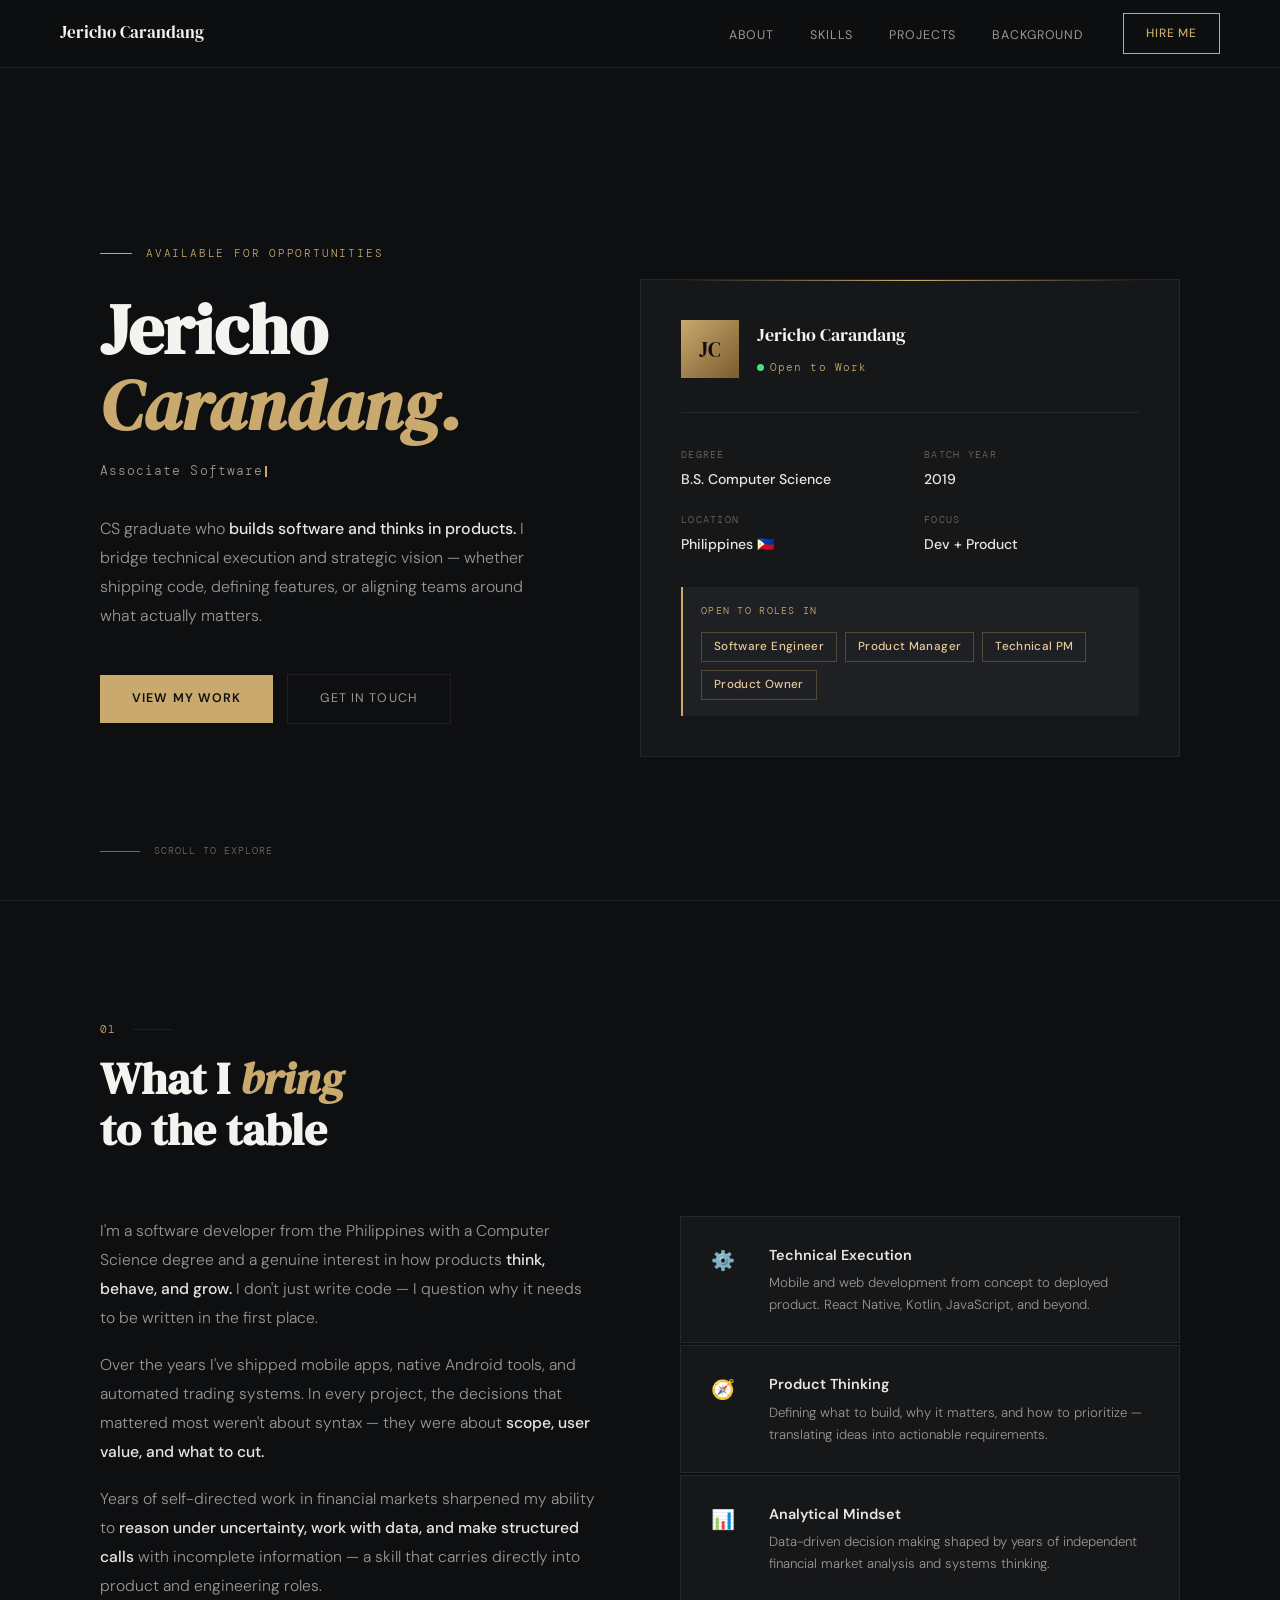
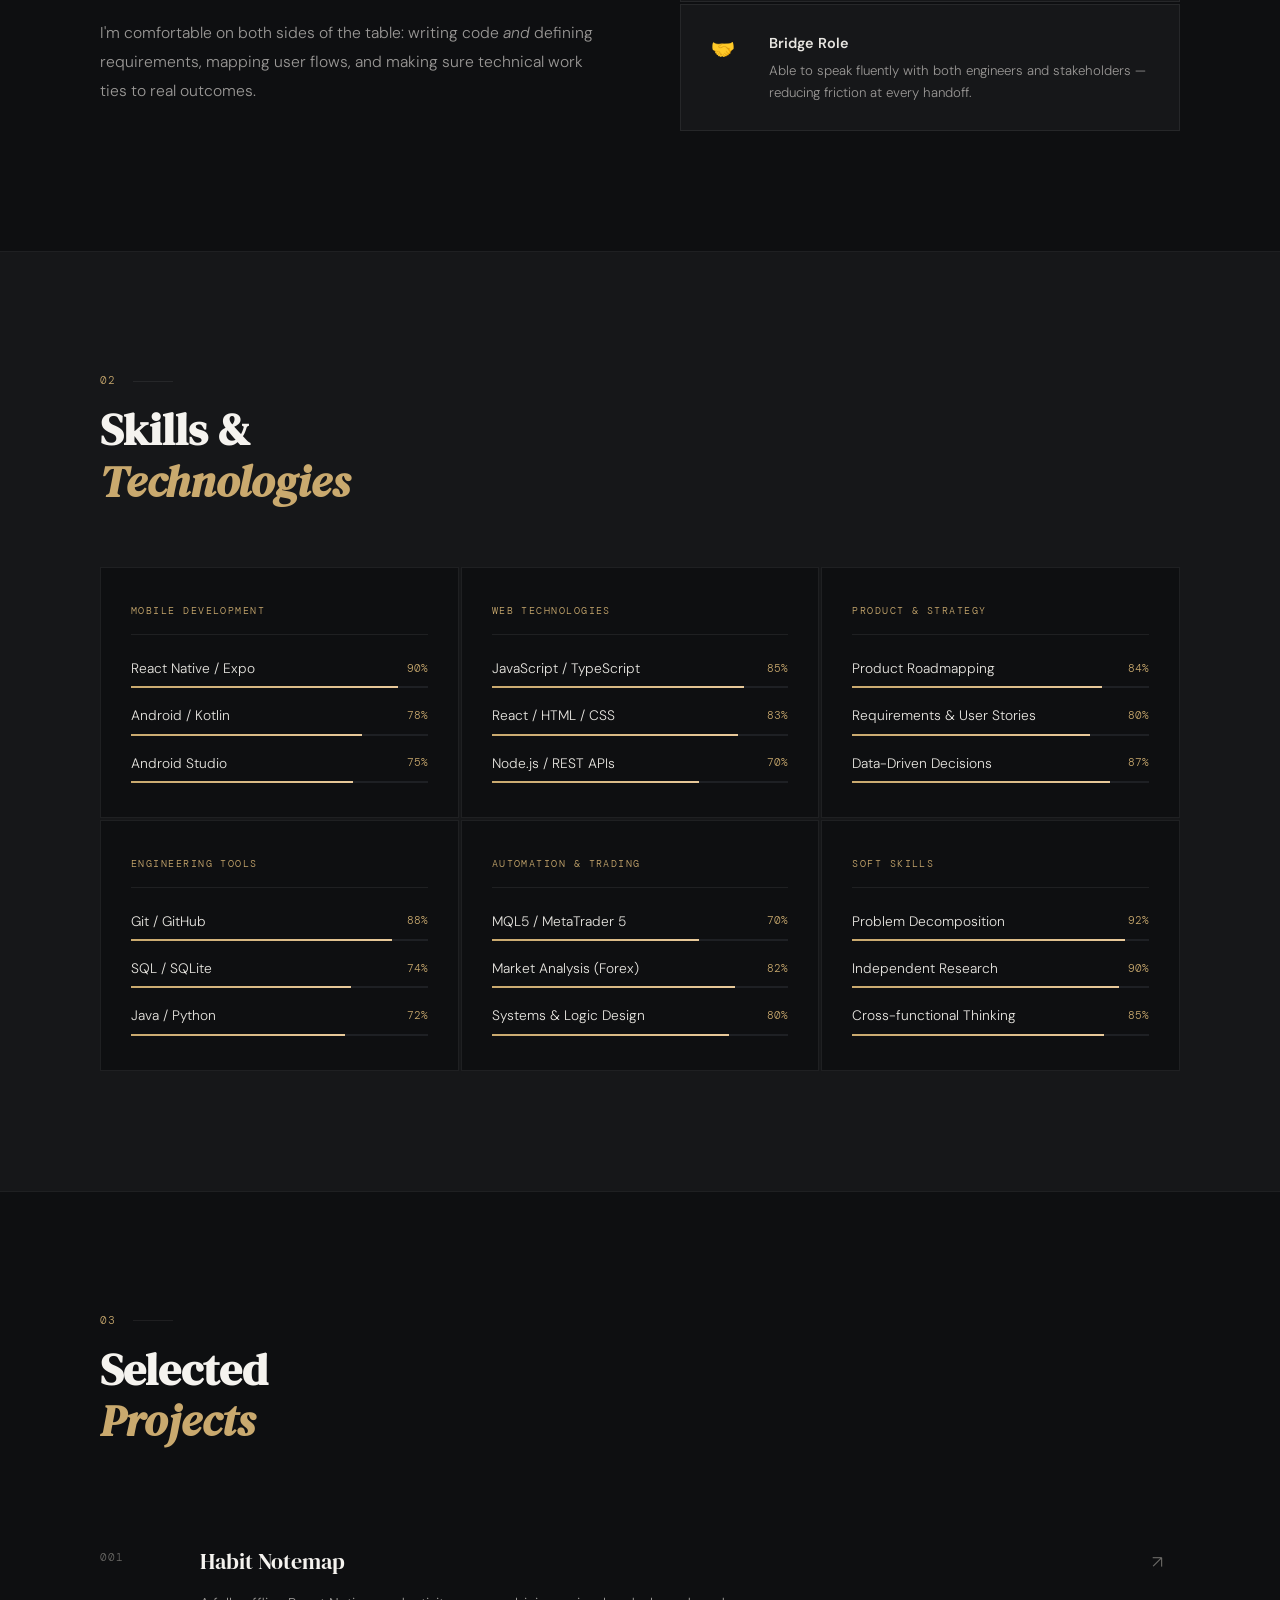
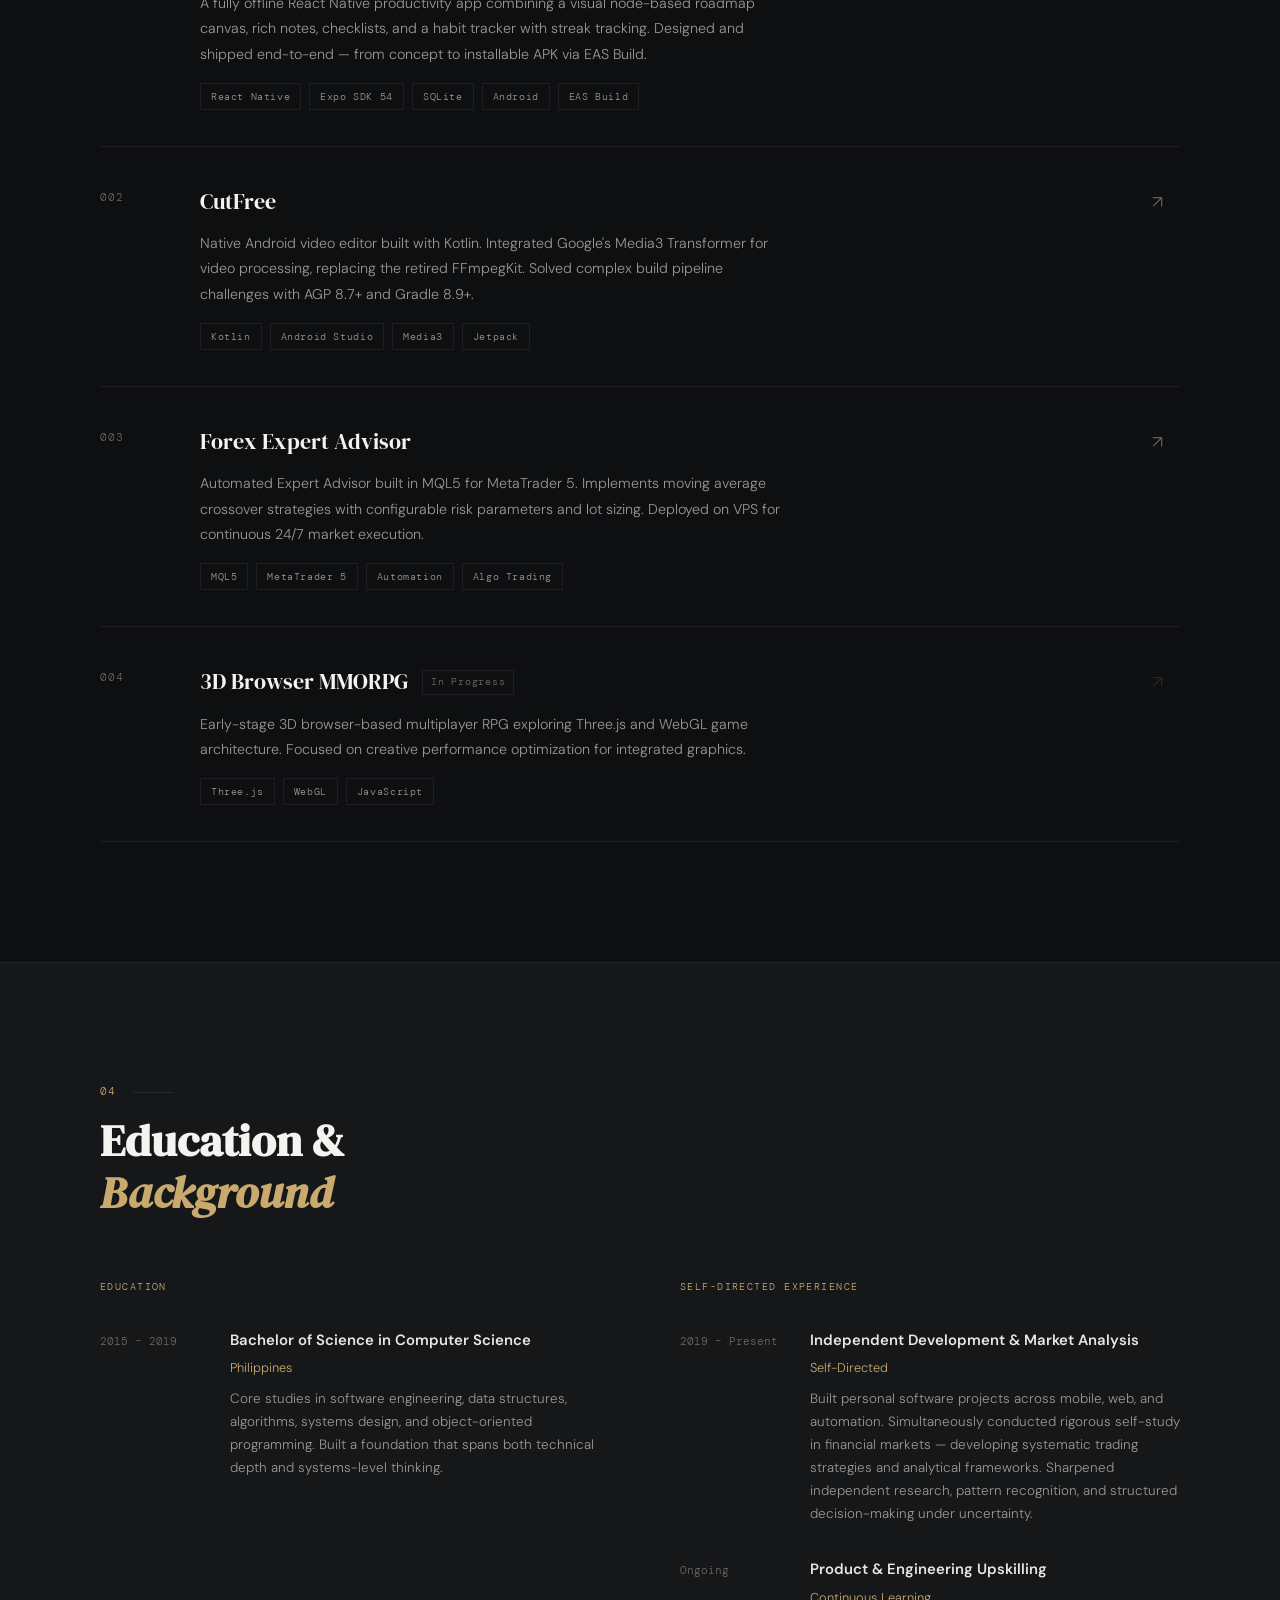
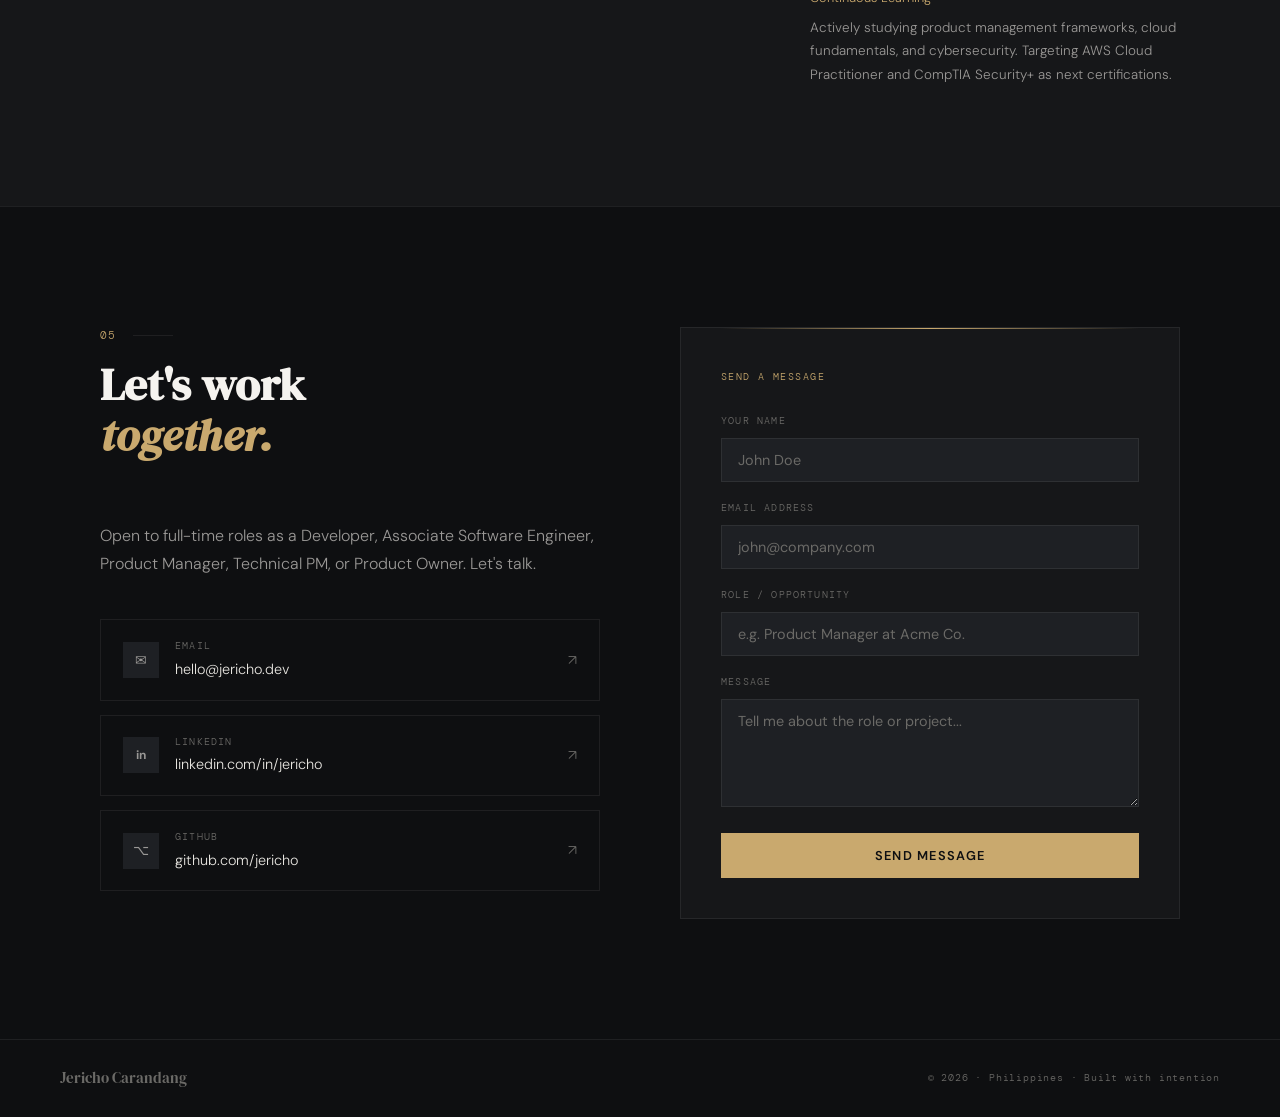
<file: jericho.html>
<!DOCTYPE html>
<html lang="en">
<head>
  <meta charset="UTF-8"/>
  <meta name="viewport" content="width=device-width, initial-scale=1.0"/>
  <title>Jericho Carandang — Developer & Product Thinker</title>
  <link href="https://fonts.googleapis.com/css2?family=DM+Serif+Display:ital@0;1&family=DM+Sans:wght@300;400;500;600&family=DM+Mono:wght@400;500&display=swap" rel="stylesheet"/>
  <style>
    :root {
      --bg:       #0e0f11;
      --surface:  #161719;
      --surface2: #1e2024;
      --border:   rgba(255,255,255,0.07);
      --accent:   #c9a96e;
      --accent2:  #e8c99a;
      --text:     #e8e6e1;
      --muted:    #6b6a67;
      --muted2:   #9a9896;
      --white:    #f5f3ef;
    }

    *, *::before, *::after { box-sizing: border-box; margin: 0; padding: 0; }
    html { scroll-behavior: smooth; font-size: 16px; }

    body {
      background: var(--bg);
      color: var(--text);
      font-family: 'DM Sans', sans-serif;
      font-weight: 300;
      line-height: 1.7;
      overflow-x: hidden;
      -webkit-font-smoothing: antialiased;
    }

    /* ── NAV ── */
    nav {
      position: fixed; top: 0; left: 0; right: 0; z-index: 900;
      display: flex; align-items: center; justify-content: space-between;
      padding: 0 60px;
      height: 68px;
      background: rgba(14,15,17,0.88);
      backdrop-filter: blur(16px);
      border-bottom: 1px solid var(--border);
    }
    .nav-name {
      font-family: 'DM Serif Display', serif;
      font-size: 1.05rem; color: var(--white);
    }
    .nav-right { display: flex; align-items: center; gap: 40px; }
    .nav-links { display: flex; gap: 36px; list-style: none; }
    .nav-links a {
      font-size: 0.78rem; font-weight: 400;
      color: var(--muted2); text-decoration: none;
      letter-spacing: 0.07em; text-transform: uppercase;
      transition: color 0.2s;
    }
    .nav-links a:hover { color: var(--accent); }
    .nav-cta {
      font-size: 0.75rem; font-weight: 500;
      padding: 9px 22px;
      border: 1px solid var(--accent);
      color: var(--accent);
      text-decoration: none;
      letter-spacing: 0.07em; text-transform: uppercase;
      transition: all 0.25s;
    }
    .nav-cta:hover { background: var(--accent); color: var(--bg); }

    /* ── HERO ── */
    #hero {
      min-height: 100vh;
      display: grid; grid-template-columns: 1fr 1fr;
      max-width: 1200px; margin: 0 auto;
      padding: 68px 60px 0;
      position: relative;
    }
    .hero-left {
      display: flex; flex-direction: column; justify-content: center;
      padding-right: 80px; padding-top: 60px; padding-bottom: 60px;
    }
    .hero-eyebrow {
      display: flex; align-items: center; gap: 14px;
      margin-bottom: 28px;
      opacity: 0; animation: fadeUp 0.7s ease 0.1s forwards;
    }
    .eyebrow-line { width: 32px; height: 1px; background: var(--accent); }
    .hero-eyebrow span {
      font-family: 'DM Mono', monospace;
      font-size: 0.7rem; color: var(--accent);
      letter-spacing: 0.16em; text-transform: uppercase;
    }
    .hero-name {
      font-family: 'DM Serif Display', serif;
      font-size: clamp(3rem, 5.5vw, 4.8rem);
      line-height: 1.08; color: var(--white);
      margin-bottom: 16px;
      opacity: 0; animation: fadeUp 0.7s ease 0.2s forwards;
    }
    .hero-name em { font-style: italic; color: var(--accent); }
    .hero-role {
      font-family: 'DM Mono', monospace;
      font-size: 0.82rem; color: var(--muted2);
      letter-spacing: 0.08em; margin-bottom: 32px;
      min-height: 1.5em;
      opacity: 0; animation: fadeUp 0.7s ease 0.3s forwards;
    }
    .cursor-blink {
      display: inline-block; width: 2px; height: 0.85em;
      background: var(--accent); margin-left: 2px;
      vertical-align: middle; animation: blink 1s step-end infinite;
    }
    .hero-desc {
      font-size: 1rem; color: var(--muted2); line-height: 1.82;
      max-width: 430px; margin-bottom: 44px;
      opacity: 0; animation: fadeUp 0.7s ease 0.4s forwards;
    }
    .hero-desc strong { color: var(--text); font-weight: 500; }
    .hero-actions {
      display: flex; gap: 14px; align-items: center;
      opacity: 0; animation: fadeUp 0.7s ease 0.5s forwards;
    }
    .btn-primary {
      padding: 13px 32px; background: var(--accent); color: var(--bg);
      font-size: 0.78rem; font-weight: 600;
      letter-spacing: 0.09em; text-transform: uppercase;
      text-decoration: none; transition: background 0.25s;
    }
    .btn-primary:hover { background: var(--accent2); }
    .btn-outline {
      padding: 13px 32px; border: 1px solid var(--border);
      color: var(--muted2); font-size: 0.78rem; font-weight: 400;
      letter-spacing: 0.09em; text-transform: uppercase;
      text-decoration: none; transition: all 0.25s;
    }
    .btn-outline:hover { border-color: var(--accent); color: var(--accent); }

    /* ── HERO RIGHT ── */
    .hero-right {
      display: flex; flex-direction: column; justify-content: center;
      padding-top: 68px;
      opacity: 0; animation: fadeLeft 0.8s ease 0.65s forwards;
    }
    .profile-panel {
      background: var(--surface); border: 1px solid var(--border);
      padding: 40px; position: relative;
    }
    .profile-panel::before {
      content: ''; position: absolute; top: 0; left: 40px; right: 40px; height: 1px;
      background: linear-gradient(90deg, transparent, var(--accent), transparent);
    }
    .profile-top {
      display: flex; align-items: flex-start; gap: 18px;
      margin-bottom: 34px; padding-bottom: 34px;
      border-bottom: 1px solid var(--border);
    }
    .profile-initials {
      width: 58px; height: 58px; flex-shrink: 0;
      background: linear-gradient(135deg, var(--accent), #7a5c2e);
      display: flex; align-items: center; justify-content: center;
      font-family: 'DM Serif Display', serif;
      font-size: 1.3rem; color: var(--bg);
    }
    .profile-name {
      font-family: 'DM Serif Display', serif;
      font-size: 1.12rem; color: var(--white); margin-bottom: 6px;
    }
    .profile-status {
      font-family: 'DM Mono', monospace;
      font-size: 0.68rem; color: var(--accent); letter-spacing: 0.1em;
    }
    .status-dot {
      display: inline-block; width: 7px; height: 7px; border-radius: 50%;
      background: #4ade80; margin-right: 6px;
      animation: pulseDot 2s ease-in-out infinite;
    }
    @keyframes pulseDot { 0%,100%{opacity:1;} 50%{opacity:.4;} }

    .profile-grid {
      display: grid; grid-template-columns: 1fr 1fr;
      gap: 20px 28px; margin-bottom: 30px;
    }
    .pi-label {
      font-family: 'DM Mono', monospace; font-size: 0.62rem;
      color: var(--muted); letter-spacing: 0.13em;
      text-transform: uppercase; margin-bottom: 4px;
    }
    .pi-val { font-size: 0.88rem; color: var(--text); font-weight: 500; }

    .open-roles {
      padding: 16px 18px; background: var(--surface2);
      border-left: 2px solid var(--accent);
    }
    .open-roles-label {
      font-family: 'DM Mono', monospace; font-size: 0.62rem;
      color: var(--accent); letter-spacing: 0.13em;
      text-transform: uppercase; margin-bottom: 12px;
    }
    .roles-list { display: flex; flex-wrap: wrap; gap: 8px; }
    .role-chip {
      font-size: 0.73rem; font-weight: 500;
      padding: 4px 12px;
      border: 1px solid rgba(201,169,110,0.3);
      color: var(--accent2); letter-spacing: 0.03em;
    }

    .scroll-hint {
      position: absolute; bottom: 40px; left: 60px;
      display: flex; align-items: center; gap: 14px;
      font-family: 'DM Mono', monospace;
      font-size: 0.62rem; color: var(--muted);
      letter-spacing: 0.1em; text-transform: uppercase;
      opacity: 0; animation: fadeUp 0.6s ease 1.1s forwards;
    }
    .scroll-line {
      width: 40px; height: 1px; background: var(--muted);
      transform: scaleX(0); transform-origin: left;
      animation: lineExpand 1.2s ease 1.3s forwards;
    }
    @keyframes lineExpand { to { transform: scaleX(1); } }

    /* ── SECTIONS ── */
    .section-wrap { max-width: 1200px; margin: 0 auto; padding: 120px 60px; }
    .sec-eyebrow {
      display: flex; align-items: center; gap: 16px; margin-bottom: 14px;
    }
    .sec-num {
      font-family: 'DM Mono', monospace; font-size: 0.66rem;
      color: var(--accent); letter-spacing: 0.13em;
    }
    .sec-line { height: 1px; width: 40px; background: var(--border); }
    .sec-title {
      font-family: 'DM Serif Display', serif;
      font-size: clamp(1.9rem, 3.5vw, 2.9rem);
      color: var(--white); line-height: 1.15; margin-bottom: 60px;
    }
    .sec-title em { font-style: italic; color: var(--accent); }
    hr.divider { border: none; border-top: 1px solid var(--border); }

    /* ── ABOUT ── */
    .about-grid { display: grid; grid-template-columns: 1fr 1fr; gap: 80px; align-items: start; }
    .about-text p { color: var(--muted2); font-size: 0.98rem; line-height: 1.85; margin-bottom: 18px; }
    .about-text p:last-child { margin-bottom: 0; }
    .about-text strong { color: var(--text); font-weight: 500; }

    .what-cards { display: flex; flex-direction: column; gap: 2px; }
    .what-card {
      background: var(--surface); border: 1px solid var(--border);
      padding: 26px 30px; display: flex; gap: 22px;
      align-items: flex-start; transition: border-color 0.3s, background 0.3s;
    }
    .what-card:hover { border-color: rgba(201,169,110,0.3); background: var(--surface2); }
    .wc-icon { font-size: 1.2rem; flex-shrink: 0; width: 36px; margin-top: 2px; }
    .wc-title { font-size: 0.9rem; font-weight: 600; color: var(--text); margin-bottom: 5px; }
    .wc-desc { font-size: 0.83rem; color: var(--muted2); line-height: 1.65; }

    /* ── SKILLS ── */
    #skills { background: var(--surface); }
    .skills-grid { display: grid; grid-template-columns: repeat(3,1fr); gap: 2px; }
    .skill-group {
      background: var(--bg); padding: 34px 30px;
      border: 1px solid var(--border); transition: border-color 0.3s;
    }
    .skill-group:hover { border-color: rgba(201,169,110,0.2); }
    .sg-title {
      font-family: 'DM Mono', monospace; font-size: 0.65rem;
      color: var(--accent); letter-spacing: 0.14em; text-transform: uppercase;
      margin-bottom: 22px; padding-bottom: 14px; border-bottom: 1px solid var(--border);
    }
    .s-item { margin-bottom: 16px; }
    .s-item:last-child { margin-bottom: 0; }
    .s-row { display: flex; justify-content: space-between; align-items: center; margin-bottom: 6px; }
    .s-name { font-size: 0.86rem; color: var(--text); }
    .s-pct { font-family: 'DM Mono', monospace; font-size: 0.66rem; color: var(--accent); }
    .s-track { height: 2px; background: var(--surface2); }
    .s-fill {
      height: 100%; width: 0;
      background: linear-gradient(90deg, var(--accent), var(--accent2));
      transition: width 1.4s cubic-bezier(0.4,0,0.2,1);
    }

    /* ── PROJECTS ── */
    .project-item {
      display: grid; grid-template-columns: 72px 1fr 28px;
      gap: 28px; align-items: start;
      padding: 36px 0; border-bottom: 1px solid var(--border);
      transition: all 0.25s;
    }
    .project-item:first-child { border-top: 1px solid var(--border); }
    .project-item:hover .proj-title { color: var(--accent); }
    .proj-num {
      font-family: 'DM Mono', monospace; font-size: 0.68rem;
      color: var(--muted); padding-top: 5px; letter-spacing: 0.08em;
    }
    .proj-title {
      font-family: 'DM Serif Display', serif;
      font-size: 1.4rem; color: var(--white);
      margin-bottom: 10px; transition: color 0.25s;
      display: flex; align-items: center; gap: 14px; flex-wrap: wrap;
    }
    .proj-wip {
      font-family: 'DM Mono', monospace; font-size: 0.6rem;
      color: var(--muted); border: 1px solid var(--border);
      padding: 3px 8px; letter-spacing: 0.08em;
      font-style: normal;
    }
    .proj-desc { font-size: 0.89rem; color: var(--muted2); line-height: 1.78; margin-bottom: 16px; max-width: 580px; }
    .proj-tags { display: flex; gap: 8px; flex-wrap: wrap; }
    .proj-tag {
      font-family: 'DM Mono', monospace; font-size: 0.63rem;
      color: var(--muted2); padding: 4px 10px;
      border: 1px solid var(--border); letter-spacing: 0.06em;
    }
    .proj-arrow {
      font-size: 1.1rem; color: var(--muted); padding-top: 5px;
      transition: color 0.25s, transform 0.25s;
    }
    .project-item:hover .proj-arrow { color: var(--accent); transform: translate(3px,-3px); }

    /* ── BACKGROUND ── */
    #background { background: var(--surface); }
    .bg-grid { display: grid; grid-template-columns: 1fr 1fr; gap: 80px; }
    .bg-sec-label {
      font-family: 'DM Mono', monospace; font-size: 0.64rem;
      color: var(--accent); letter-spacing: 0.14em; text-transform: uppercase;
      margin-bottom: 32px;
    }
    .tl { display: flex; flex-direction: column; gap: 32px; }
    .tl-item { display: grid; grid-template-columns: 110px 1fr; gap: 20px; }
    .tl-year { font-family: 'DM Mono', monospace; font-size: 0.68rem; color: var(--muted); padding-top: 4px; }
    .tl-title { font-size: 0.93rem; font-weight: 600; color: var(--text); margin-bottom: 4px; }
    .tl-sub { font-size: 0.8rem; color: var(--accent); margin-bottom: 8px; }
    .tl-desc { font-size: 0.84rem; color: var(--muted2); line-height: 1.72; }

    /* ── CONTACT ── */
    .contact-wrap { display: grid; grid-template-columns: 1fr 1fr; gap: 80px; align-items: start; }
    .contact-sub { font-size: 1rem; color: var(--muted2); line-height: 1.8; margin-bottom: 40px; }
    .c-links { display: flex; flex-direction: column; gap: 14px; }
    .c-link {
      display: flex; align-items: center; gap: 16px;
      padding: 18px 22px; border: 1px solid var(--border);
      text-decoration: none; transition: border-color 0.25s, background 0.25s;
    }
    .c-link:hover { border-color: rgba(201,169,110,0.4); background: var(--surface); }
    .c-icon {
      width: 36px; height: 36px; flex-shrink: 0;
      background: var(--surface2);
      display: flex; align-items: center; justify-content: center;
      font-size: 0.9rem; color: var(--muted2);
    }
    .c-label {
      font-family: 'DM Mono', monospace; font-size: 0.62rem;
      color: var(--muted); letter-spacing: 0.12em; text-transform: uppercase; margin-bottom: 2px;
    }
    .c-val { font-size: 0.9rem; color: var(--text); }
    .c-arrow { margin-left: auto; color: var(--muted); font-size: 0.9rem; transition: color 0.25s, transform 0.25s; }
    .c-link:hover .c-arrow { color: var(--accent); transform: translate(3px,-3px); }

    .contact-form {
      background: var(--surface); border: 1px solid var(--border);
      padding: 40px; position: relative;
    }
    .contact-form::before {
      content: ''; position: absolute; top: 0; left: 40px; right: 40px; height: 1px;
      background: linear-gradient(90deg, transparent, var(--accent), transparent);
    }
    .cf-title {
      font-family: 'DM Mono', monospace; font-size: 0.64rem;
      color: var(--accent); letter-spacing: 0.14em; text-transform: uppercase;
      margin-bottom: 28px;
    }
    .f-field { margin-bottom: 18px; }
    .f-label {
      display: block; font-family: 'DM Mono', monospace;
      font-size: 0.62rem; color: var(--muted);
      letter-spacing: 0.12em; text-transform: uppercase; margin-bottom: 8px;
    }
    .f-input {
      width: 100%; padding: 12px 16px;
      background: var(--surface2); border: 1px solid var(--border);
      color: var(--text); font-family: 'DM Sans', sans-serif;
      font-size: 0.9rem; outline: none; transition: border-color 0.2s;
    }
    .f-input:focus { border-color: rgba(201,169,110,0.45); }
    .f-input::placeholder { color: var(--muted); }
    textarea.f-input { resize: vertical; min-height: 108px; }
    .f-submit {
      width: 100%; padding: 14px; background: var(--accent);
      color: var(--bg); border: none; font-family: 'DM Sans', sans-serif;
      font-size: 0.8rem; font-weight: 600; letter-spacing: 0.1em;
      text-transform: uppercase; cursor: pointer; transition: background 0.25s;
    }
    .f-submit:hover { background: var(--accent2); }

    /* ── FOOTER ── */
    footer {
      border-top: 1px solid var(--border); padding: 26px 60px;
      display: flex; align-items: center; justify-content: space-between;
    }
    .foot-name { font-family: 'DM Serif Display', serif; font-size: 0.92rem; color: var(--muted); }
    .foot-copy { font-family: 'DM Mono', monospace; font-size: 0.62rem; color: var(--muted); letter-spacing: 0.08em; }

    /* ── ANIMATIONS ── */
    @keyframes fadeUp { from{opacity:0;transform:translateY(20px);} to{opacity:1;transform:translateY(0);} }
    @keyframes fadeLeft { from{opacity:0;transform:translateX(20px);} to{opacity:1;transform:translateX(0);} }
    @keyframes blink { 0%,100%{opacity:1;} 50%{opacity:0;} }
    .reveal { opacity:0; transform:translateY(22px); transition: opacity 0.7s ease, transform 0.7s ease; }
    .reveal.in { opacity:1; transform:translateY(0); }
    .d1{transition-delay:.1s;} .d2{transition-delay:.2s;} .d3{transition-delay:.3s;} .d4{transition-delay:.4s;}

    @media(max-width:900px){
      nav{padding:0 24px;} .nav-links{display:none;}
      #hero{grid-template-columns:1fr; padding:68px 24px 0;}
      .hero-left{padding-right:0; padding-top:40px;}
      .hero-right{padding-top:40px; padding-bottom:60px;}
      .section-wrap{padding:80px 24px;}
      .about-grid,.bg-grid,.contact-wrap,.skills-grid{grid-template-columns:1fr; gap:32px;}
      .project-item{grid-template-columns:60px 1fr;}
      .proj-arrow{display:none;}
      footer{padding:24px; flex-direction:column; gap:8px; text-align:center;}
      .scroll-hint{display:none;}
    }
  </style>
</head>
<body>

  <nav>
    <div class="nav-name">Jericho Carandang</div>
    <div class="nav-right">
      <ul class="nav-links">
        <li><a href="#about">About</a></li>
        <li><a href="#skills">Skills</a></li>
        <li><a href="#projects">Projects</a></li>
        <li><a href="#background">Background</a></li>
      </ul>
      <a href="#contact" class="nav-cta">Hire Me</a>
    </div>
  </nav>

  <!-- HERO -->
  <section id="hero">
    <div class="hero-left">
      <div class="hero-eyebrow">
        <span class="eyebrow-line"></span>
        <span>Available for opportunities</span>
      </div>
      <h1 class="hero-name">Jericho<br><em>Carandang.</em></h1>
      <div class="hero-role"><span id="typed"></span><span class="cursor-blink"></span></div>
      <p class="hero-desc">CS graduate who <strong>builds software and thinks in products.</strong> I bridge technical execution and strategic vision — whether shipping code, defining features, or aligning teams around what actually matters.</p>
      <div class="hero-actions">
        <a href="#projects" class="btn-primary">View My Work</a>
        <a href="#contact" class="btn-outline">Get in Touch</a>
      </div>
    </div>

    <div class="hero-right">
      <div class="profile-panel">
        <div class="profile-top">
          <div class="profile-initials">JC</div>
          <div>
            <div class="profile-name">Jericho Carandang</div>
            <div class="profile-status" style="margin-top:7px;">
              <span class="status-dot"></span>Open to Work
            </div>
          </div>
        </div>
        <div class="profile-grid">
          <div><div class="pi-label">Degree</div><div class="pi-val">B.S. Computer Science</div></div>
          <div><div class="pi-label">Batch Year</div><div class="pi-val">2019</div></div>
          <div><div class="pi-label">Location</div><div class="pi-val">Philippines 🇵🇭</div></div>
          <div><div class="pi-label">Focus</div><div class="pi-val">Dev + Product</div></div>
        </div>
        <div class="open-roles">
          <div class="open-roles-label">Open to roles in</div>
          <div class="roles-list">
            <span class="role-chip">Software Engineer</span>
            <span class="role-chip">Product Manager</span>
            <span class="role-chip">Technical PM</span>
            <span class="role-chip">Product Owner</span>
          </div>
        </div>
      </div>
    </div>

    <div class="scroll-hint">
      <div class="scroll-line"></div>
      <span>Scroll to explore</span>
    </div>
  </section>

  <hr class="divider"/>

  <!-- ABOUT -->
  <section id="about" style="background:var(--bg);">
    <div class="section-wrap">
      <div class="sec-eyebrow reveal"><span class="sec-num">01</span><span class="sec-line"></span></div>
      <h2 class="sec-title reveal d1">What I <em>bring</em><br>to the table</h2>
      <div class="about-grid">
        <div class="about-text reveal d2">
          <p>I'm a software developer from the Philippines with a Computer Science degree and a genuine interest in how products <strong>think, behave, and grow.</strong> I don't just write code — I question why it needs to be written in the first place.</p>
          <p>Over the years I've shipped mobile apps, native Android tools, and automated trading systems. In every project, the decisions that mattered most weren't about syntax — they were about <strong>scope, user value, and what to cut.</strong></p>
          <p>Years of self-directed work in financial markets sharpened my ability to <strong>reason under uncertainty, work with data, and make structured calls</strong> with incomplete information — a skill that carries directly into product and engineering roles.</p>
          <p>I'm comfortable on both sides of the table: writing code <em>and</em> defining requirements, mapping user flows, and making sure technical work ties to real outcomes.</p>
        </div>
        <div class="what-cards reveal d3">
          <div class="what-card">
            <div class="wc-icon">⚙️</div>
            <div><div class="wc-title">Technical Execution</div><div class="wc-desc">Mobile and web development from concept to deployed product. React Native, Kotlin, JavaScript, and beyond.</div></div>
          </div>
          <div class="what-card">
            <div class="wc-icon">🧭</div>
            <div><div class="wc-title">Product Thinking</div><div class="wc-desc">Defining what to build, why it matters, and how to prioritize — translating ideas into actionable requirements.</div></div>
          </div>
          <div class="what-card">
            <div class="wc-icon">📊</div>
            <div><div class="wc-title">Analytical Mindset</div><div class="wc-desc">Data-driven decision making shaped by years of independent financial market analysis and systems thinking.</div></div>
          </div>
          <div class="what-card">
            <div class="wc-icon">🤝</div>
            <div><div class="wc-title">Bridge Role</div><div class="wc-desc">Able to speak fluently with both engineers and stakeholders — reducing friction at every handoff.</div></div>
          </div>
        </div>
      </div>
    </div>
  </section>

  <hr class="divider"/>

  <!-- SKILLS -->
  <section id="skills">
    <div class="section-wrap">
      <div class="sec-eyebrow reveal"><span class="sec-num">02</span><span class="sec-line"></span></div>
      <h2 class="sec-title reveal d1">Skills &<br><em>Technologies</em></h2>
      <div class="skills-grid">
        <div class="skill-group reveal d1">
          <div class="sg-title">Mobile Development</div>
          <div class="s-item"><div class="s-row"><span class="s-name">React Native / Expo</span><span class="s-pct">90%</span></div><div class="s-track"><div class="s-fill" data-w="90%"></div></div></div>
          <div class="s-item"><div class="s-row"><span class="s-name">Android / Kotlin</span><span class="s-pct">78%</span></div><div class="s-track"><div class="s-fill" data-w="78%"></div></div></div>
          <div class="s-item"><div class="s-row"><span class="s-name">Android Studio</span><span class="s-pct">75%</span></div><div class="s-track"><div class="s-fill" data-w="75%"></div></div></div>
        </div>
        <div class="skill-group reveal d2">
          <div class="sg-title">Web Technologies</div>
          <div class="s-item"><div class="s-row"><span class="s-name">JavaScript / TypeScript</span><span class="s-pct">85%</span></div><div class="s-track"><div class="s-fill" data-w="85%"></div></div></div>
          <div class="s-item"><div class="s-row"><span class="s-name">React / HTML / CSS</span><span class="s-pct">83%</span></div><div class="s-track"><div class="s-fill" data-w="83%"></div></div></div>
          <div class="s-item"><div class="s-row"><span class="s-name">Node.js / REST APIs</span><span class="s-pct">70%</span></div><div class="s-track"><div class="s-fill" data-w="70%"></div></div></div>
        </div>
        <div class="skill-group reveal d3">
          <div class="sg-title">Product & Strategy</div>
          <div class="s-item"><div class="s-row"><span class="s-name">Product Roadmapping</span><span class="s-pct">84%</span></div><div class="s-track"><div class="s-fill" data-w="84%"></div></div></div>
          <div class="s-item"><div class="s-row"><span class="s-name">Requirements & User Stories</span><span class="s-pct">80%</span></div><div class="s-track"><div class="s-fill" data-w="80%"></div></div></div>
          <div class="s-item"><div class="s-row"><span class="s-name">Data-Driven Decisions</span><span class="s-pct">87%</span></div><div class="s-track"><div class="s-fill" data-w="87%"></div></div></div>
        </div>
        <div class="skill-group reveal d1">
          <div class="sg-title">Engineering Tools</div>
          <div class="s-item"><div class="s-row"><span class="s-name">Git / GitHub</span><span class="s-pct">88%</span></div><div class="s-track"><div class="s-fill" data-w="88%"></div></div></div>
          <div class="s-item"><div class="s-row"><span class="s-name">SQL / SQLite</span><span class="s-pct">74%</span></div><div class="s-track"><div class="s-fill" data-w="74%"></div></div></div>
          <div class="s-item"><div class="s-row"><span class="s-name">Java / Python</span><span class="s-pct">72%</span></div><div class="s-track"><div class="s-fill" data-w="72%"></div></div></div>
        </div>
        <div class="skill-group reveal d2">
          <div class="sg-title">Automation & Trading</div>
          <div class="s-item"><div class="s-row"><span class="s-name">MQL5 / MetaTrader 5</span><span class="s-pct">70%</span></div><div class="s-track"><div class="s-fill" data-w="70%"></div></div></div>
          <div class="s-item"><div class="s-row"><span class="s-name">Market Analysis (Forex)</span><span class="s-pct">82%</span></div><div class="s-track"><div class="s-fill" data-w="82%"></div></div></div>
          <div class="s-item"><div class="s-row"><span class="s-name">Systems & Logic Design</span><span class="s-pct">80%</span></div><div class="s-track"><div class="s-fill" data-w="80%"></div></div></div>
        </div>
        <div class="skill-group reveal d3">
          <div class="sg-title">Soft Skills</div>
          <div class="s-item"><div class="s-row"><span class="s-name">Problem Decomposition</span><span class="s-pct">92%</span></div><div class="s-track"><div class="s-fill" data-w="92%"></div></div></div>
          <div class="s-item"><div class="s-row"><span class="s-name">Independent Research</span><span class="s-pct">90%</span></div><div class="s-track"><div class="s-fill" data-w="90%"></div></div></div>
          <div class="s-item"><div class="s-row"><span class="s-name">Cross-functional Thinking</span><span class="s-pct">85%</span></div><div class="s-track"><div class="s-fill" data-w="85%"></div></div></div>
        </div>
      </div>
    </div>
  </section>

  <hr class="divider"/>

  <!-- PROJECTS -->
  <section id="projects" style="background:var(--bg);">
    <div class="section-wrap">
      <div class="sec-eyebrow reveal"><span class="sec-num">03</span><span class="sec-line"></span></div>
      <h2 class="sec-title reveal d1">Selected<br><em>Projects</em></h2>

      <div class="project-item reveal">
        <div class="proj-num">001</div>
        <div>
          <div class="proj-title">Habit Notemap</div>
          <p class="proj-desc">A fully offline React Native productivity app combining a visual node-based roadmap canvas, rich notes, checklists, and a habit tracker with streak tracking. Designed and shipped end-to-end — from concept to installable APK via EAS Build.</p>
          <div class="proj-tags"><span class="proj-tag">React Native</span><span class="proj-tag">Expo SDK 54</span><span class="proj-tag">SQLite</span><span class="proj-tag">Android</span><span class="proj-tag">EAS Build</span></div>
        </div>
        <div class="proj-arrow">↗</div>
      </div>

      <div class="project-item reveal d1">
        <div class="proj-num">002</div>
        <div>
          <div class="proj-title">CutFree</div>
          <p class="proj-desc">Native Android video editor built with Kotlin. Integrated Google's Media3 Transformer for video processing, replacing the retired FFmpegKit. Solved complex build pipeline challenges with AGP 8.7+ and Gradle 8.9+.</p>
          <div class="proj-tags"><span class="proj-tag">Kotlin</span><span class="proj-tag">Android Studio</span><span class="proj-tag">Media3</span><span class="proj-tag">Jetpack</span></div>
        </div>
        <div class="proj-arrow">↗</div>
      </div>

      <div class="project-item reveal d2">
        <div class="proj-num">003</div>
        <div>
          <div class="proj-title">Forex Expert Advisor</div>
          <p class="proj-desc">Automated Expert Advisor built in MQL5 for MetaTrader 5. Implements moving average crossover strategies with configurable risk parameters and lot sizing. Deployed on VPS for continuous 24/7 market execution.</p>
          <div class="proj-tags"><span class="proj-tag">MQL5</span><span class="proj-tag">MetaTrader 5</span><span class="proj-tag">Automation</span><span class="proj-tag">Algo Trading</span></div>
        </div>
        <div class="proj-arrow">↗</div>
      </div>

      <div class="project-item reveal d3">
        <div class="proj-num">004</div>
        <div>
          <div class="proj-title">3D Browser MMORPG <span class="proj-wip">In Progress</span></div>
          <p class="proj-desc">Early-stage 3D browser-based multiplayer RPG exploring Three.js and WebGL game architecture. Focused on creative performance optimization for integrated graphics.</p>
          <div class="proj-tags"><span class="proj-tag">Three.js</span><span class="proj-tag">WebGL</span><span class="proj-tag">JavaScript</span></div>
        </div>
        <div class="proj-arrow" style="opacity:.3;">↗</div>
      </div>
    </div>
  </section>

  <hr class="divider"/>

  <!-- BACKGROUND -->
  <section id="background">
    <div class="section-wrap">
      <div class="sec-eyebrow reveal"><span class="sec-num">04</span><span class="sec-line"></span></div>
      <h2 class="sec-title reveal d1">Education &<br><em>Background</em></h2>
      <div class="bg-grid">
        <div class="reveal d2">
          <div class="bg-sec-label">Education</div>
          <div class="tl">
            <div class="tl-item">
              <div class="tl-year">2015 – 2019</div>
              <div>
                <div class="tl-title">Bachelor of Science in Computer Science</div>
                <div class="tl-sub">Philippines</div>
                <div class="tl-desc">Core studies in software engineering, data structures, algorithms, systems design, and object-oriented programming. Built a foundation that spans both technical depth and systems-level thinking.</div>
              </div>
            </div>
          </div>
        </div>
        <div class="reveal d3">
          <div class="bg-sec-label">Self-Directed Experience</div>
          <div class="tl">
            <div class="tl-item">
              <div class="tl-year">2019 – Present</div>
              <div>
                <div class="tl-title">Independent Development & Market Analysis</div>
                <div class="tl-sub">Self-Directed</div>
                <div class="tl-desc">Built personal software projects across mobile, web, and automation. Simultaneously conducted rigorous self-study in financial markets — developing systematic trading strategies and analytical frameworks. Sharpened independent research, pattern recognition, and structured decision-making under uncertainty.</div>
              </div>
            </div>
            <div class="tl-item">
              <div class="tl-year">Ongoing</div>
              <div>
                <div class="tl-title">Product & Engineering Upskilling</div>
                <div class="tl-sub">Continuous Learning</div>
                <div class="tl-desc">Actively studying product management frameworks, cloud fundamentals, and cybersecurity. Targeting AWS Cloud Practitioner and CompTIA Security+ as next certifications.</div>
              </div>
            </div>
          </div>
        </div>
      </div>
    </div>
  </section>

  <hr class="divider"/>

  <!-- CONTACT -->
  <section id="contact" style="background:var(--bg);">
    <div class="section-wrap">
      <div class="contact-wrap">
        <div>
          <div class="sec-eyebrow reveal"><span class="sec-num">05</span><span class="sec-line"></span></div>
          <h2 class="sec-title reveal d1">Let's work<br><em>together.</em></h2>
          <p class="contact-sub reveal d2">Open to full-time roles as a Developer, Associate Software Engineer, Product Manager, Technical PM, or Product Owner. Let's talk.</p>
          <div class="c-links reveal d3">
            <a href="mailto:hello@jericho.dev" class="c-link">
              <div class="c-icon">✉</div>
              <div><div class="c-label">Email</div><div class="c-val">hello@jericho.dev</div></div>
              <div class="c-arrow">↗</div>
            </a>
            <a href="https://linkedin.com/in/" class="c-link" target="_blank">
              <div class="c-icon" style="font-size:.75rem;font-weight:700;">in</div>
              <div><div class="c-label">LinkedIn</div><div class="c-val">linkedin.com/in/jericho</div></div>
              <div class="c-arrow">↗</div>
            </a>
            <a href="https://github.com/" class="c-link" target="_blank">
              <div class="c-icon">⌥</div>
              <div><div class="c-label">GitHub</div><div class="c-val">github.com/jericho</div></div>
              <div class="c-arrow">↗</div>
            </a>
          </div>
        </div>
        <div class="contact-form reveal d2">
          <div class="cf-title">Send a Message</div>
          <div class="f-field"><label class="f-label">Your Name</label><input type="text" class="f-input" placeholder="John Doe"/></div>
          <div class="f-field"><label class="f-label">Email Address</label><input type="email" class="f-input" placeholder="john@company.com"/></div>
          <div class="f-field"><label class="f-label">Role / Opportunity</label><input type="text" class="f-input" placeholder="e.g. Product Manager at Acme Co."/></div>
          <div class="f-field"><label class="f-label">Message</label><textarea class="f-input" placeholder="Tell me about the role or project..."></textarea></div>
          <button class="f-submit" id="sendBtn">Send Message</button>
        </div>
      </div>
    </div>
  </section>

  <footer>
    <div class="foot-name">Jericho Carandang</div>
    <div class="foot-copy">© 2026 · Philippines · Built with intention</div>
  </footer>

  <script>
    // Typing
    const roles = ['Associate Software Engineer','Product Manager','Technical Product Manager','Product Owner','Mobile Developer'];
    const el = document.getElementById('typed');
    let ri=0,ci=0,del=false;
    function type(){
      const w=roles[ri];
      el.textContent=del?w.slice(0,ci--):w.slice(0,ci++);
      if(!del&&ci>w.length){del=true;setTimeout(type,1600);return;}
      if(del&&ci<0){del=false;ri=(ri+1)%roles.length;ci=0;}
      setTimeout(type,del?38:68);
    }
    setTimeout(type,900);

    // Scroll reveal
    const ro=new IntersectionObserver(entries=>{
      entries.forEach(e=>{if(e.isIntersecting)e.target.classList.add('in');});
    },{threshold:0.1});
    document.querySelectorAll('.reveal').forEach(el=>ro.observe(el));

    // Skill bars
    const bo=new IntersectionObserver(entries=>{
      entries.forEach(e=>{
        if(e.isIntersecting)
          e.target.querySelectorAll('.s-fill').forEach(b=>{b.style.width=b.dataset.w;});
      });
    },{threshold:0.2});
    document.querySelectorAll('.skill-group').forEach(g=>bo.observe(g));

    // Form submit
    document.getElementById('sendBtn').addEventListener('click',()=>{
      const b=document.getElementById('sendBtn');
      b.textContent='Message Sent ✓';
      b.style.background='#4ade80';b.style.color='#0e0f11';
      setTimeout(()=>{b.textContent='Send Message';b.style.background='';b.style.color='';},3000);
    });
  </script>
</body>
</html>
</file>
